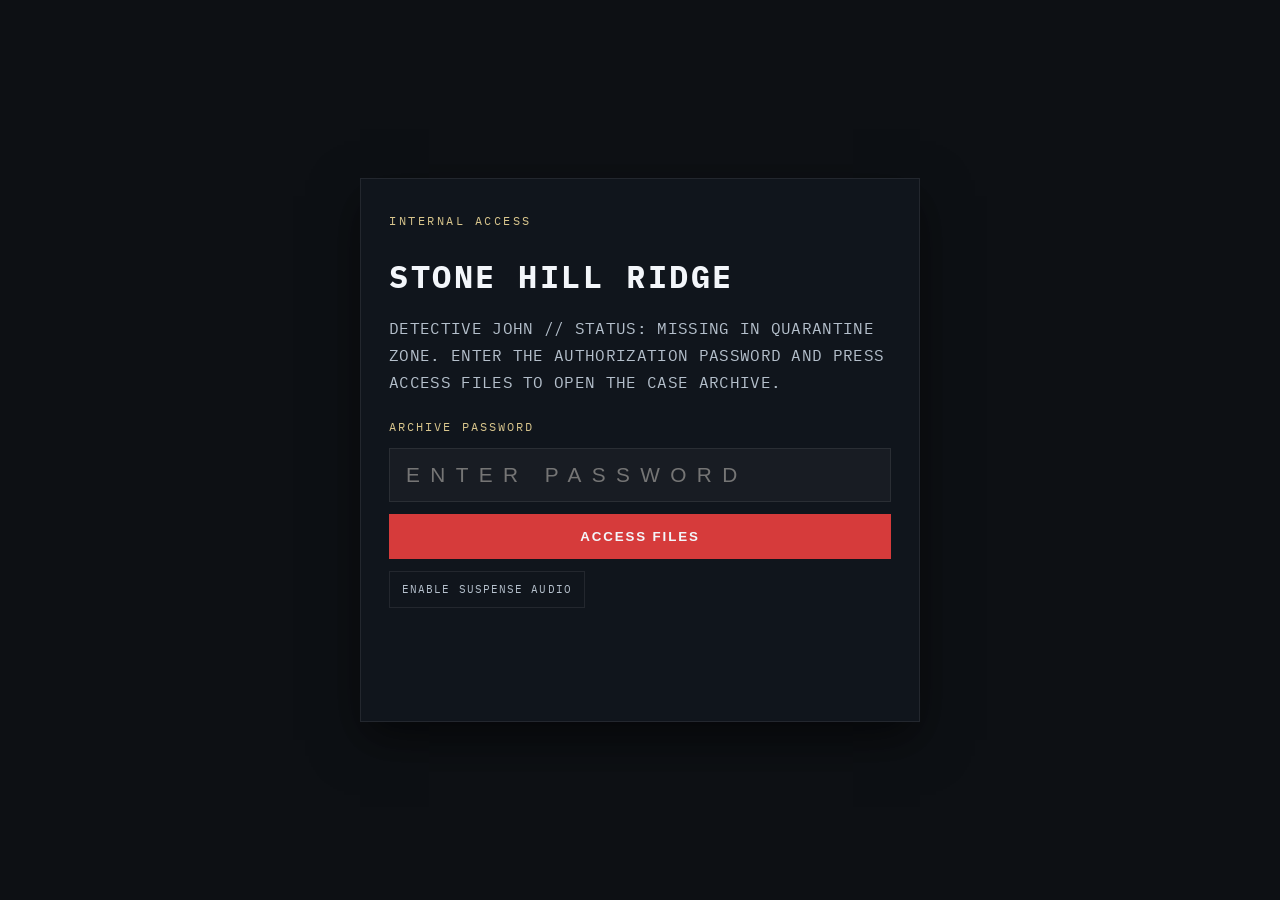
<file: index.html>
<!DOCTYPE html>
<html lang="en">
  <head>
    <meta charset="UTF-8" />
    <meta name="viewport" content="width=device-width, initial-scale=1.0" />
    <title>Stone Hill Ridge // Case File</title>
    <meta
      name="description"
      content="Restricted internal investigation portal for Stone Hill Ridge, the quarantined town and the disappearance of Detective John."
    />
    <link rel="preconnect" href="https://fonts.googleapis.com" />
    <link rel="preconnect" href="https://fonts.gstatic.com" crossorigin />
    <link
      href="https://fonts.googleapis.com/css2?family=IBM+Plex+Mono:wght@400;500;600;700&display=swap"
      rel="stylesheet"
    />
    <link rel="stylesheet" href="styles.css" />
  </head>
  <body>
    <div class="access-overlay" id="accessOverlay">
      <div class="access-panel">
        <div class="access-topline">INTERNAL ACCESS</div>
        <h1>STONE HILL RIDGE</h1>
        <p>
          DETECTIVE JOHN // STATUS: MISSING IN QUARANTINE ZONE. ENTER THE AUTHORIZATION PASSWORD AND PRESS ACCESS FILES TO OPEN THE CASE ARCHIVE.
        </p>

        <form id="passwordForm" class="password-form" autocomplete="off">
          <label for="password">ARCHIVE PASSWORD</label>
          <input id="password" type="password" maxlength="8" autocomplete="current-password" placeholder="ENTER PASSWORD" required />
          <button type="submit">ACCESS FILES</button>
        </form>
        <button class="audio-toggle" id="audioToggle" type="button">ENABLE SUSPENSE AUDIO</button>
        <audio id="suspenseTrack" src="suspense-hi-tech.mp3" preload="auto" loop></audio>

        <p id="lockdownTimer" class="lockdown-timer" aria-live="polite"></p>
        <p id="errorMessage" class="error-message">ACCESS DENIED.</p>
      </div>
    </div>

    <div class="site-shell" id="siteShell">
      <div class="scanlines"></div>

      <header class="topbar">
        <div class="container topbar-inner">
          <div class="brand">
            <div class="brand-mark">DRA</div>
            <div>
              <p class="eyebrow">Department of Red Range Alerts</p>
              <h1>STONE HILL RIDGE</h1>
            </div>
          </div>

          <nav class="main-nav" aria-label="Main navigation">
            <a href="#overview">Overview</a>
            <a href="#reports">Reports</a>
            <a href="#personnel">Personnel</a>
            <a href="#intel">Intel</a>
            <a href="#deep-archive">Deep Archive</a>
            <a href="#civilians">Civilians</a>
            <a href="#founder">Founder</a>
            <a href="#specimen">Specimen</a>
            <a href="#data">Data</a>
          </nav>

          <div class="status-pill">
            <span class="dot"></span>
            LOCKDOWN ZONE
          </div>
        </div>
      </header>

      <main id="overview">
        <section class="hero">
          <div class="container hero-grid">
            <div class="hero-copy">
              <p class="tag">D.R.R.A. // DEPARTMENT OF RED RANGE ALERTS // FIELD BRIEFING NO. 17</p>
              <h2>THE FREEZING HAS ENTERED STONE HILL RIDGE.</h2>
              <p>
                Stone Hill Ridge is a sealed municipal district currently operating under emergency quarantine after a rapid and unexplained outbreak of the condition classified as The Freezing. Civil movement is restricted, communications are monitored, and all active investigation remains under federal oversight due to the unresolved disappearance of Detective John Mercer.
              </p>

              <div class="hero-actions">
                <button class="btn btn-primary" id="lockdownButton" type="button">LOCKDOWN ACTIVE</button>
                <a class="btn btn-secondary" href="#intel">VIEW INTEL</a>
              </div>

              <ul class="hero-points">
                <li>Quarantine enforcement remains active across all residential sectors</li>
                <li>Field operators report severe cold-related degeneration and neurological collapse</li>
                <li>Detective John Mercer was last observed entering the archive district before signal loss</li>
              </ul>

              <div class="disclaimer">
                D.R.R.A. NOTICE: THIS FILE CONTAINS RESTRICTED INTEL. UNAUTHORIZED DISCLOSURE, REPRODUCTION, OR LEAKING OF ANY INFORMATION IS PROHIBITED UNDER FEDERAL REGULATION.
              </div>
            </div>

            <div class="hero-panel">
              <div class="panel-card">
                <p class="panel-label">CURRENT STATUS</p>
                <h3>LOCKDOWN</h3>
                <div class="readout">
                  <div>
                    <span>Population</span>
                    <strong>1,420</strong>
                  </div>
                  <div>
                    <span>Casualties</span>
                    <strong>318</strong>
                  </div>
                  <div>
                    <span>Missing</span>
                    <strong>27</strong>
                  </div>
                  <div>
                    <span>Detective John</span>
                    <strong>STATUS: MISSING</strong>
                  </div>
                </div>
              </div>
            </div>
          </div>
        </section>

        <section class="stats">
          <div class="container stats-grid">
            <div class="stat-box">
              <strong>318</strong>
              <span>Casualties</span>
            </div>
            <div class="stat-box">
              <strong>27</strong>
              <span>Missing</span>
            </div>
            <div class="stat-box">
              <strong>14</strong>
              <span>Quarantine Days</span>
            </div>
            <div class="stat-box">
              <strong>01</strong>
              <span>Unresolved Lead</span>
            </div>
          </div>
        </section>

        <section id="reports" class="section about">
          <div class="container split-layout">
            <div>
              <p class="section-tag">OPERATIONS SUMMARY</p>
              <h3>OFFICIAL RESPONSE TO A DEGRADING COMMUNITY EVENT.</h3>
            </div>
            <div>
              <p>
                Following repeated reports of sudden cold exposure, neurological inability, and localized collapses, Stone Hill Ridge was placed under emergency containment. Residents were confined to sector blocks, municipal transit ceased, and all access to the eastern archive corridor was suspended. A number of infection clusters align with former service tunnels and storage depots, suggesting the incident is not isolated to the public health sphere but also to internal administrative disruption.
              </p>
            </div>
          </div>
        </section>

        <section class="section services">
          <div class="container">
            <div class="section-heading">
              <p class="section-tag">CASE FILES</p>
              <h3>INCIDENT REPORTS AND FIELD DOCUMENTS.</h3>
            </div>

            <div class="card-grid">
              <article class="service-card">
                <div class="icon">01</div>
                <h4>Q-17 / Lockdown Directive</h4>
                <p>Emergency quarantine enacted after multiple concurrent failures in municipal response infrastructure and public communication.</p>
              </article>
              <article class="service-card">
                <div class="icon">02</div>
                <h4>Medical Failure Index</h4>
                <p>Symptoms show marked hypothermia, central nervous impairment, and irreversible motor collapse in advanced stages.</p>
              </article>
              <article class="service-card">
                <div class="icon">03</div>
                <h4>East Checkpoint Breach</h4>
                <p>Security records show a gap in surveillance coverage at the ridge access checkpoint preceding the disappearance.</p>
              </article>
              <article class="service-card">
                <div class="icon">04</div>
                <h4>Missing Personnel</h4>
                <p>Detective John Mercer was last seen near the archive intake wing, carrying restricted investigation notes.</p>
              </article>
            </div>
          </div>
        </section>

        <section id="personnel" class="section updates alt-bg">
          <div class="container">
            <div class="section-heading">
              <p class="section-tag">PERSONNEL & INTERCEPTS</p>
              <h3>PRIVATE STATEMENTS AND QUARANTINE NOTES.</h3>
            </div>

            <div class="news-grid">
              <article class="news-item">
                <span class="date">BIOGRAPHY</span>
                <h4>Detective John Mercer</h4>
                <p>Senior field investigator attached to internal security. Mercer was assigned to a restricted trace operation in Stone Hill Ridge after recurring anomalies in public response logs and quarantine administration.</p>
              </article>
              <article class="news-item">
                <span class="date">FIELD NOTE</span>
                <h4>Final Transmission</h4>
                <p>"The town is not sick. It is changing." The transmission cut off approximately 02:17 local time, immediately after the archive relay was disabled.</p>
              </article>
              <article class="news-item">
                <span class="date">EYEWITNESS</span>
                <h4>Resident Statement</h4>
                <p>A civilian witness reported hearing a low mechanical vibration beneath the street before dawn and seeing a figure moving between shuttered windows in the east block.</p>
              </article>
            </div>
          </div>
        </section>

        <section id="intel" class="section data-block">
          <div class="container">
            <div class="section-heading">
              <p class="section-tag">INTELLIGENCE // THE FREEZING</p>
              <h3>FOUNDATIONAL ANALYSIS OF THE OUTBREAK.</h3>
            </div>

            <div class="intel-grid">
              <div class="intel-panel">
                <h4>Primary Symptoms</h4>
                <ul>
                  <li>Severe shivering and rapid core temperature collapse</li>
                  <li>Blue-to-gray skin discoloration, tissue hardening, and frost-like surface damage</li>
                  <li>Progressive speech disruption, memory fragmentation, and disrupted gait</li>
                  <li>Extreme neurological distress followed by sudden loss of motor function</li>
                  <li>Respiratory strain and muscular rigidity in advanced phases</li>
                  <li>Documentation indicates erratic thermal readings even in heated interiors</li>
                </ul>
              </div>
              <div class="intel-panel intel-feature">
                <h4>Mercer Personal Notebook // Recovered Page 14</h4>
                <p>“The cold is not moving through the streets. It is waiting in them. Every person I interview remembers the same sound but describes a different door. The records say these people are witnesses. I think they are also the map.”</p>
                <p>Analyst annotation: Mercer’s handwriting changes after the phrase “east relay.” The final line is written from the reverse side of a civilian briefing attendance sheet, suggesting he used the briefing room after official operations ended.</p>
              </div>

              <div class="intel-panel">
                <h4>Transmission & Pattern Analysis</h4>
                <ul>
                  <li>Exposure patterns cluster near enclosed public spaces and old municipal corridors</li>
                  <li>Cases accelerate after direct contact, contaminated water exposure, and confined air conditions</li>
                  <li>Signal distortion repeats around archive facilities, tunnel networks, and eastern boundary routes</li>
                  <li>Residents report unexplained voices and repeated motion in the dark before symptom onset</li>
                  <li>Outbreak chronology aligns with administrative disruption and failed municipal logging</li>
                  <li>Field teams suggest the condition is responding to environmental stressors rather than conventional infection alone</li>
                </ul>
              </div>
            </div>

            <div class="intel-grid">
              <div class="intel-panel">
                <h4>Archive Index // 001-240</h4>
                <ul>
                  <li>Municipal call logs: 184 entries, 37 partially overwritten</li>
                  <li>Thermal camera reels: 62 hours across four sectors</li>
                  <li>Witness interviews: 91 statements awaiting cross-reference</li>
                  <li>Infrastructure maps: 18 revisions, including two unregistered corridors</li>
                  <li>Medical intake forms: 318 records with inconsistent timestamps</li>
                  <li>Evidence chain is incomplete between the east checkpoint and archive wing</li>
                </ul>
              </div>
              <div class="intel-panel">
                <h4>Working Hypotheses</h4>
                <ul>
                  <li>Subsurface thermal inversion may be carrying the condition through service tunnels</li>
                  <li>Signal interference appears deliberate where public records were altered</li>
                  <li>Symptoms may be amplified by prolonged isolation and repeated low-frequency exposure</li>
                  <li>Several “recovered” residents repeat phrases absent from their prior interviews</li>
                  <li>Detective Mercer may have staged the final transmission to redirect pursuit</li>
                  <li>No hypothesis explains the identical temperature drop in sealed rooms</li>
                </ul>
              </div>
            </div>

            <div class="intel-grid">
              <div class="intel-panel">
                <h4>Evidence Notes // Redacted Review</h4>
                <ul>
                  <li>Object R-07: frost pattern forms on the inside of a locked evidence case</li>
                  <li>Object R-12: cassette recording contains a second voice beneath the official transcript</li>
                  <li>Object R-19: soil sample from the east tunnel remains below freezing in a heated lab</li>
                  <li>Object R-24: missing-person photographs show movement between successive frames</li>
                  <li>Object R-31: access badge used after its registered holder entered medical quarantine</li>
                  <li>All physical samples require insulated handling and dual-witness logging</li>
                </ul>
              </div>
              <div class="intel-panel">
                <h4>Outstanding Questions</h4>
                <ul>
                  <li>Who edited the quarantine order before the first public alert?</li>
                  <li>Why do the archive clocks disagree by exactly seventeen minutes?</li>
                  <li>What is generating the repeated vibration beneath the east block?</li>
                  <li>Why are unaffected residents reporting the same dream sequence?</li>
                  <li>Where did Mercer’s restricted notes go after the relay failure?</li>
                  <li>Can the quarantine boundary be trusted if the records are compromised?</li>
                </ul>
              </div>
            </div>

            <div class="timeline-grid">
              <article class="timeline-item">
                <span class="marker">00:00</span>
                <h4>Initial Disturbance</h4>
                <p>Power flickers and municipal sensors fail in the northern transit corridor.</p>
              </article>
              <article class="timeline-item">
                <span class="marker">02:17</span>
                <h4>Signal Loss</h4>
                <p>Detective John’s final transmission is intercepted before archive relay failure.</p>
              </article>
              <article class="timeline-item">
                <span class="marker">04:42</span>
                <h4>Checkpoint Breach</h4>
                <p>Security logs show an unauthorized opening at the east ridge gate.</p>
              </article>
              <article class="timeline-item">
                <span class="marker">06:03</span>
                <h4>Containment Order</h4>
                <p>Quarantine is expanded after an abrupt rise in severe cold-related collapse.</p>
              </article>
            </div>

            <div class="dossier-grid">
              <div class="dossier-card">
                <span class="label">Affected Districts</span>
                <strong>04</strong>
                <p>North corridor, west housing, archive wing, and east service tunnel.</p>
              </div>
              <div class="dossier-card">
                <span class="label">Reported Voices</span>
                <strong>19</strong>
                <p>Witness accounts of recurring calls from beneath the roads or within sealed rooms.</p>
              </div>
              <div class="dossier-card">
                <span class="label">Nocturnal Movement</span>
                <strong>13</strong>
                <p>Repeated surveillance gaps during midnight hours between building blocks.</p>
              </div>
              <div class="dossier-card">
                <span class="label">Critical Lead</span>
                <strong>01</strong>
                <p>Archive access log indicates organized alteration of local public records.</p>
              </div>
              <div class="dossier-card">
                <span class="label">Archive Records</span>
                <strong>1,284</strong>
                <p>Indexed files, audio reels, maps, lab notes, and sealed correspondence.</p>
              </div>
              <div class="dossier-card">
                <span class="label">Unresolved Signals</span>
                <strong>47</strong>
                <p>Repeating transmissions with no confirmed source inside the quarantine boundary.</p>
              </div>
            </div>
          </div>
        </section>

        <section id="data" class="section quick-links">
          <div class="container">
            <div class="section-heading">
              <p class="section-tag">DATA</p>
              <h3>CASUALTY FIGURES AND OPERATIONAL STATISTICS.</h3>
            </div>

            <div class="data-grid">
              <div class="data-card">
                <span>Total casualties</span>
                <strong>318</strong>
              </div>
              <div class="data-card">
                <span>Hospitalized</span>
                <strong>143</strong>
              </div>
              <div class="data-card">
                <span>Recovered</span>
                <strong>11</strong>
              </div>
              <div class="data-card">
                <span>Active cases</span>
                <strong>204</strong>
              </div>
            </div>
          </div>
        </section>

        <section id="deep-archive" class="section deep-archive alt-bg">
          <div class="container">
            <div class="section-heading">
              <p class="section-tag">DEEP ARCHIVE // 1,000,000 RECORDS</p>
              <h3>THE LONG-READ INTELLIGENCE INDEX.</h3>
            </div>
            <p class="archive-intro">
              Every entry below is cross-linked to the Stone Hill Ridge investigation. Search by district, evidence type, operative, symptom, or lead. Records are ordered by archive confidence, not chronology.
            </p>
            <div class="archive-controls">
              <label for="archiveSearch">SEARCH ALL ARCHIVE RECORDS</label>
              <input id="archiveSearch" type="search" placeholder="TRY: MERCER, TUNNEL, CLOCK, VOICE..." />
              <span id="archiveCount" aria-live="polite"></span>
            </div>
            <div id="archiveList" class="archive-list"></div>
            <p class="archive-note">FULL INDEX DISPLAY // ALL 1,000,000 RECORDS LOADED IN BATCHES</p>
          </div>
        </section>

        <section id="civilians" class="section civilian-briefing">
          <div class="container">
            <div class="section-heading">
              <p class="section-tag">CIVILIAN BRIEFING // 358 OF 547</p>
              <h3>THE PEOPLE WHO HEARD THE TOWN CHANGE.</h3>
            </div>
            <div class="briefing-grid">
              <div class="intel-panel">
                <h4>Briefing Status</h4>
                <ul>
                  <li>547 civilians registered inside the containment boundary</li>
                  <li>358 civilians completed the mandatory briefing</li>
                  <li>189 remain unbriefed, missing, hospitalized, or unreachable</li>
                  <li>Briefings cover tunnel noise, false evacuation routes, and thermal exposure</li>
                  <li>Every attendee received a sector map with the east archive corridor removed</li>
                  <li>Attendance records were altered twice after Mercer disappeared</li>
                </ul>
              </div>
              <div class="intel-panel">
                <h4>Briefing Transcript // Extract</h4>
                <p class="briefing-quote">“If you hear your name beneath the floor, do not answer. If a familiar voice gives you an exit route, verify it against a paper map. If every clock in the room stops together, leave the room without touching the walls.”</p>
                <p>Of the 358 attendees, 41 later reported hearing the warning repeated from outside their homes. Twelve described the voice as their own. Three identified the speaker as Detective John Mercer, despite never meeting him.</p>
              </div>
            </div>
            <div class="dossier-grid">
              <div class="dossier-card"><span class="label">Briefed</span><strong>358</strong><p>Civilians who received the complete quarantine safety briefing.</p></div>
              <div class="dossier-card"><span class="label">Unaccounted</span><strong>189</strong><p>Registered civilians without a verified post-briefing location.</p></div>
              <div class="dossier-card"><span class="label">Repeat Voice Reports</span><strong>41</strong><p>Attendees who heard briefing language repeated after midnight.</p></div>
              <div class="dossier-card"><span class="label">Mercer Identifications</span><strong>03</strong><p>Witnesses who independently named Mercer as the hidden speaker.</p></div>
            </div>
            <div class="archive-controls civilian-controls">
              <label for="civilianSearch">SEARCH CIVILIAN DOSSIERS</label>
              <input id="civilianSearch" type="search" placeholder="TRY: SECTOR 03, TEACHER, VOICE..." />
              <span id="civilianCount" aria-live="polite"></span>
            </div>
            <div id="civilianList" class="archive-list civilian-list"></div>
            <p class="archive-note">FICTIONAL RECORDS // IDENTITIES MASKED // 20 PROFILES REMAIN IN VIEW WHILE SCROLLING</p>
          </div>
        </section>

        <section id="founder" class="section founder-file">
          <div class="container">
            <div class="section-heading">
              <p class="section-tag">ORIGIN FILE // FOUNDER BIOGRAPHY</p>
              <h3>THE TOWN BUILT OVER THE COLD.</h3>
            </div>
            <div class="founder-layout">
              <div class="intel-panel">
                <h4>Stone Hill Ridge // Founded 1574</h4>
                <p>Stone Hill Ridge was built in 1574 around a naturally warm mineral seam beneath the eastern ridge. For centuries, residents treated the warmth as a blessing and built homes, wells, chapels, and service roads directly over the buried network.</p>
                <p>Edmund Vale became the founder of the modern research program. In 1935, his first expedition uncovered a pale fungal growth threaded through the warm rock. Vale called it <em>Mycotherma memoria</em> and mistook its root network for a natural recording system.</p>
                <p>He built the first service tunnels around the seam, then placed the town archive directly above its deepest chamber. The archive was not chosen for convenience. It was designed as a listening station.</p>
              </div>
              <div class="intel-panel">
                <h4>Founder’s Private Account</h4>
                <p class="briefing-quote">“The ridge does not give warmth. It returns what it has been given. We fed it voices, names, and the movement of the town. One day it will return the pattern.”</p>
                <p>Vale’s final biography draft ends three pages before his recorded death. The missing pages were later found in Mercer’s evidence locker, written over with the same spiral mark reported by civilians.</p>
              </div>
            </div>
            <div class="intel-panel founder-reveal">
              <h4>What Actually Happened // Reconstruction</h4>
              <ol>
                <li>The 1574 settlement was built over an older fungal root system that no one understood.</li>
                <li>Vale’s 1935 research connected the municipal clock network, archive relay, reservoir pumps, and tunnel lighting into one repeating electrical circuit.</li>
                <li>The circuit stored fragments of voices and movement from the town, creating a physical record beneath the ridge.</li>
                <li>When the east relay was restarted during the modern quarantine, the stored pattern began replaying through pipes, walls, radios, and human memory.</li>
                <li>The Freezing is the body’s response to that replay: temperature loss, neurological disruption, and the sensation of becoming someone else.</li>
                <li>Mercer discovered that the outbreak was not random. He entered the archive to shut down the original circuit and was absorbed into the repeating signal.</li>
                <li>The altered records and missing civilians suggest the town is attempting to complete a pattern, but its final purpose remains unknown.</li>
              </ol>
              <p class="disclaimer">ASSESSMENT: CLIMAX ACTIVE // NO FINAL OUTCOME CONFIRMED // DO NOT RESTART EAST RELAY</p>
            </div>
          </div>
        </section>

        <section id="specimen" class="section specimen-file">
          <div class="container">
            <div class="section-heading">
              <p class="section-tag">BIOHAZARD FILE // SPECIMEN F-01</p>
              <h3>THE INFECTED HOST THAT FREEZES THE LIVING.</h3>
            </div>
            <div class="specimen-layout">
              <div class="intel-panel">
                <h4>Specimen Description</h4>
                <p>Specimen F-01 is a formerly human host recovered from the east service tunnel. The body remains upright without muscular support, with gray-blue skin, glasslike frost across the joints, and a network of hair-thin fungal roots visible beneath the skin. The host does not speak normally. It repeats fragments of names, evacuation instructions, and Detective Mercer’s final transmission.</p>
                <ul>
                  <li>Core temperature remains below freezing in a heated containment room</li>
                  <li>Root growth follows nerves, blood vessels, and old electrical conduit</li>
                  <li>Host becomes active when another person answers its voice</li>
                  <li>Contact causes localized freezing before visible fungal growth begins</li>
                  <li>Frosted surfaces retain fingerprints that do not match the host</li>
                </ul>
              </div>
              <div class="intel-panel">
                <h4>Transmission Mechanism</h4>
                <p>The plague is a subterranean mushroom colony, not a conventional airborne infection. Its roots travel through damp soil, pipes, foundation cracks, and electrical channels. An infected host spreads the colony by freezing nearby tissue: the sudden temperature drop ruptures cells, releases microscopic spores, and gives the roots a new path into the victim.</p>
                <p>Voice contact appears to accelerate the process. The fungus copies familiar speech from the archive circuit, causing victims to approach the host or answer it. The infected do not hunt randomly; they repeat the pattern Vale designed.</p>
              </div>
            </div>
            <div class="intel-panel specimen-reveal">
              <h4>Containment Report // Why The Town Is Cold</h4>
              <ol>
                <li>The 1574 settlement was built over an older fungal root system that no one understood.</li>
                <li>Vale’s research, begun in 1935, taught the colony to retain heat, sound, and electrical impulse.</li>
                <li>The east relay supplied enough current to awaken the roots and carry stored voices through the town’s infrastructure.</li>
                <li>The first infected host froze a maintenance worker at the reservoir, creating the first active secondary colony.</li>
                <li>Each subsequent host became a mobile root node, linking homes, shelters, tunnels, and the archive into one organism.</li>
                <li>Mercer learned that destroying the host without severing the roots would spread the spores farther, which is why he entered the archive alone.</li>
              </ol>
              <p class="disclaimer">BIOHAZARD STATUS: ACTIVE // DO NOT APPROACH A SPEAKING HOST // DO NOT RESTART THE EAST RELAY</p>
            </div>
          </div>
        </section>
      </main>

      <div class="report-modal" id="reportModal" role="dialog" aria-modal="true" aria-labelledby="reportTitle" hidden>
        <div class="report-modal-backdrop" data-close-report></div>
        <article class="report-panel">
          <button class="report-close" type="button" data-close-report aria-label="Close intelligence report">CLOSE FILE</button>
          <div class="archive-record-meta" id="reportMeta"></div>
          <h3 id="reportTitle"></h3>
          <div id="reportBody" class="report-body"></div>
        </article>
      </div>

      <footer class="site-footer">
        <div class="container footer-grid">
          <div>
            <h4>D.R.R.A.</h4>
            <p>Department of Red Range Alerts. Restricted quarantine assessment and strategic containment archive for The Freezing outbreak.</p>
          </div>
          <div>
            <h5>OPERATIONS</h5>
            <ul>
              <li>Case file // Active</li>
              <li>Quarantine zone // Secured</li>
              <li>Detective John // Missing</li>
            </ul>
          </div>
          <div>
            <h5>FILE STATUS</h5>
            <ul>
              <li>Reports // 64 files</li>
              <li>Intelligence // Updated</li>
              <li>Access // Restricted</li>
            </ul>
          </div>
          <div class="footer-contact">
            <h5>SECURE CONTACT</h5>
            <p>Emergency relay for verified D.R.R.A. personnel only.</p>
            <a href="tel:+639764324381">+63 976 432 4381</a>
          </div>
        </div>
        <div class="container bottom-bar">
          <p>STONE HILL RIDGE // CLASSIFIED // CASE ACTIVE // D.R.R.A. CONTROL</p>
        </div>
      </footer>
    </div>

    <script src="script.js"></script>
  </body>
</html>
</file>
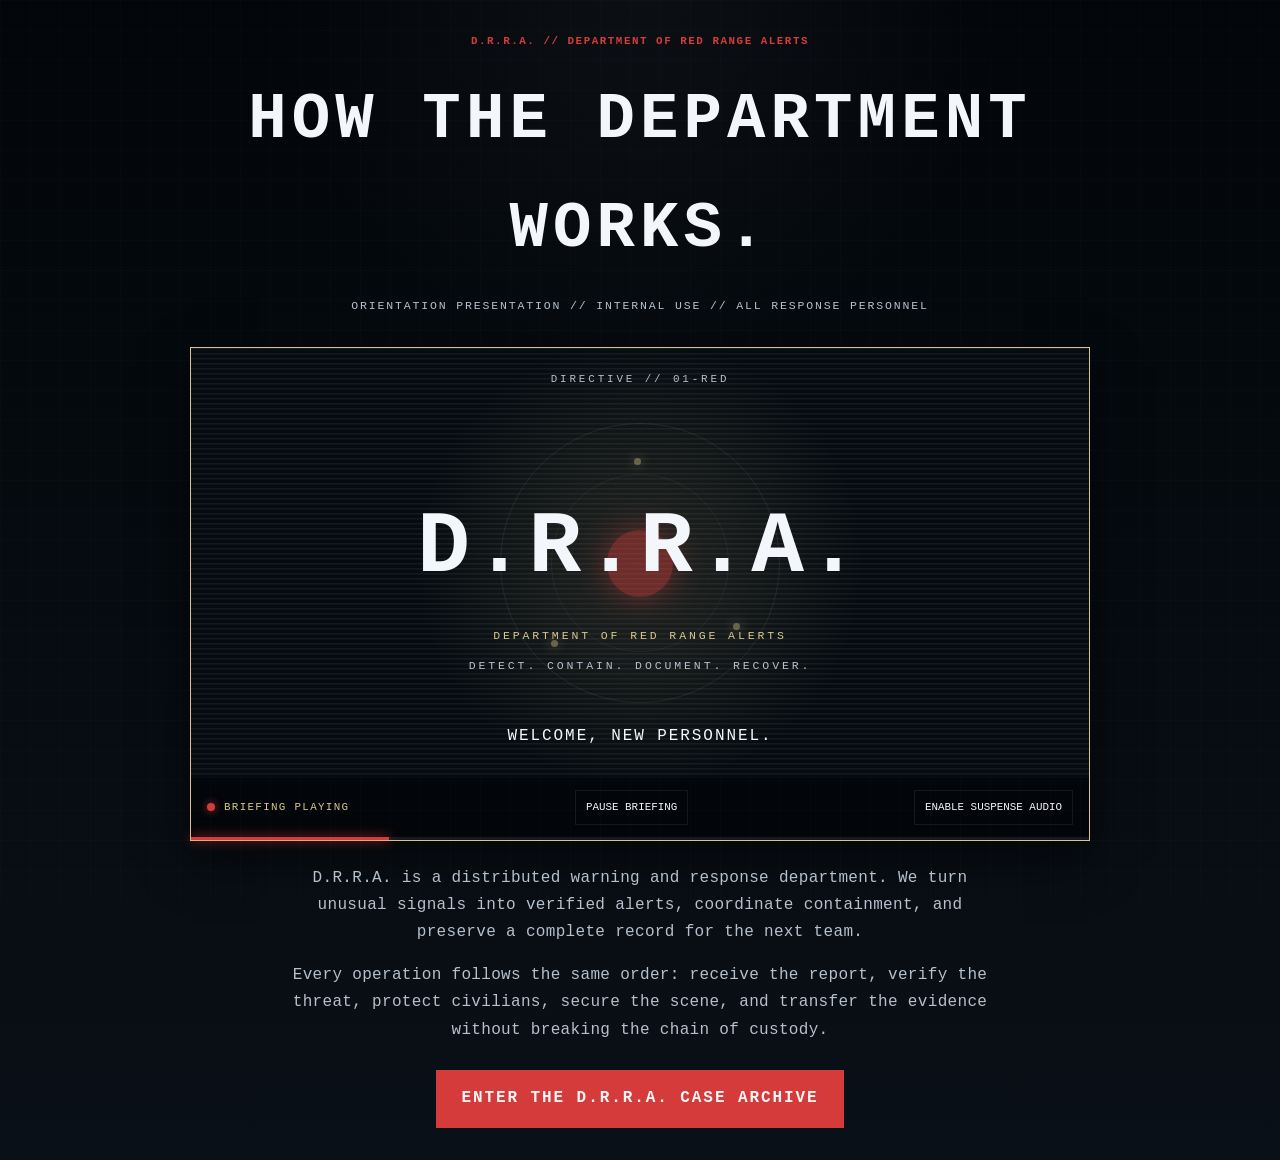
<file: welcome.html>
<!DOCTYPE html>
<html lang="en">
  <head>
    <meta charset="UTF-8" />
    <meta name="viewport" content="width=device-width, initial-scale=1.0" />
    <title>D.R.R.A. // Welcome Briefing</title>
    <link rel="stylesheet" href="styles.css?v=compact-steps-2" />
  </head>
  <body class="welcome-page">
    <main class="welcome-shell">
      <p class="section-tag">D.R.R.A. // DEPARTMENT OF RED RANGE ALERTS</p>
      <h1>HOW THE DEPARTMENT WORKS.</h1>
      <p class="welcome-subtitle">ORIENTATION PRESENTATION // INTERNAL USE // ALL RESPONSE PERSONNEL</p>

      <section class="welcome-video" aria-label="D.R.R.A. welcome video">
        <div class="video-screen">
          <div class="video-scan"></div>
          <div class="video-frame">
            <span class="video-corner">DIRECTIVE // 01-RED</span>
            <div class="signal-orbit"><span></span><span></span><span></span></div>
            <strong id="videoTitle">D.R.R.A.</strong>
            <span id="videoDescription">DEPARTMENT OF RED RANGE ALERTS</span>
            <small id="videoDetail">DETECT. CONTAIN. DOCUMENT. RECOVER.</small>
          </div>
          <div class="video-caption" id="welcomeCaption">WELCOME, NEW PERSONNEL.</div>
        </div>
        <div class="video-controls">
          <span class="video-status" id="videoStatus"><span class="dot"></span>BRIEFING PLAYING</span>
          <button id="videoToggle" type="button">PAUSE BRIEFING</button>
          <button id="audioToggle" type="button">ENABLE SUSPENSE AUDIO</button>
        </div>
        <audio id="suspenseTrack" src="suspense-hi-tech.mp3" preload="auto" loop></audio>
        <div class="video-progress"><span id="videoProgress"></span></div>
      </section>

      <div class="welcome-copy">
        <p id="welcomeNarration">D.R.R.A. is a distributed warning and response department. We turn unusual signals into verified alerts, coordinate containment, and preserve a complete record for the next team.</p>
        <p>Every operation follows the same order: receive the report, verify the threat, protect civilians, secure the scene, and transfer the evidence without breaking the chain of custody.</p>
      </div>

      <a class="btn btn-primary" href="index.html">ENTER THE D.R.R.A. CASE ARCHIVE</a>
    </main>
    <script>
      const caption = document.getElementById('welcomeCaption');
      const title = document.getElementById('videoTitle');
      const description = document.getElementById('videoDescription');
      const detail = document.getElementById('videoDetail');
      const frame = document.querySelector('.video-frame');
      const progress = document.getElementById('videoProgress');
      const toggle = document.getElementById('videoToggle');
      const status = document.getElementById('videoStatus');
      const audioToggle = document.getElementById('audioToggle');
      const suspenseTrack = document.getElementById('suspenseTrack');
      let audioEnabled = false;
      const scenes = [
        ['D.R.R.A.', 'DEPARTMENT OF RED RANGE ALERTS', 'DETECT. CONTAIN. DOCUMENT. RECOVER.', 'WELCOME, NEW PERSONNEL.'],
        ['01 // INTAKE', 'REPORTS ENTER THROUGH THE RED DESK', 'CALLS, SENSOR FLAGS, AND FIELD NOTES RECEIVE A TIME-STAMPED ID.', 'NO REPORT IS DISCARDED.'],
        ['02 // VERIFICATION', 'ANALYSTS TEST THE SIGNAL', 'TWO-PERSON REVIEW SEPARATES NOISE, RUMOR, AND CONFIRMED RED-RANGE EVENTS.', 'VERIFY BEFORE ESCALATING.'],
        ['03 // RESPONSE', 'TEAMS MOVE BY ROLE', 'CIVILIAN SAFETY LEADS. OPERATIONS SECURES THE PERIMETER. MEDICAL AND TECHNICAL UNITS FOLLOW.', 'ONE INCIDENT. ONE COMMAND.'],
        ['04 // CONTAINMENT', 'THE SCENE BECOMES A CONTROLLED ZONE', 'ACCESS IS LOGGED, HAZARDS ARE MARKED, AND EVERY SAMPLE IS SEALED IN DUPLICATE.', 'PROTECT THE RECORD.'],
        ['05 // ARCHIVE', 'EVIDENCE RETURNS TO THE INDEX', 'FIELD DATA, DECISIONS, AND UNRESOLVED QUESTIONS REMAIN AVAILABLE TO THE NEXT SHIFT.', 'NOTHING IMPORTANT STAYS UNFILED.'],
        ['06 // REVIEW', 'COMMAND CLOSES THE LOOP', 'AFTER-ACTION REVIEW UPDATES PROCEDURES, TRAINING, AND THE DEPARTMENT-WIDE ALERT MODEL.', 'LEARN. ADAPT. RESPOND.']
      ];
      const sceneDuration = 5200;
      let playing = true;
      let captionIndex = 0;
      let sceneStartedAt = performance.now();

      function showScene() {
        const scene = scenes[captionIndex];
        frame.classList.toggle('compact-scene', captionIndex >= 2 && captionIndex <= 4);
        title.textContent = scene[0];
        description.textContent = scene[1];
        detail.textContent = scene[2];
        caption.textContent = scene[3];
      }

      async function toggleSuspenseAudio() {
        if (audioEnabled) {
          suspenseTrack.pause();
          audioEnabled = false;
        } else {
          await suspenseTrack.play();
          audioEnabled = true;
        }
        audioToggle.textContent = audioEnabled ? 'MUTE SUSPENSE AUDIO' : 'ENABLE SUSPENSE AUDIO';
      }

      function animateBriefing(now) {
        if (playing) {
          const elapsed = now - sceneStartedAt;
          if (elapsed >= sceneDuration) {
            captionIndex = (captionIndex + 1) % scenes.length;
            sceneStartedAt = now;
            showScene();
          }
          progress.style.width = `${Math.min(100, ((now - sceneStartedAt) / sceneDuration) * 100)}%`;
        }
        window.requestAnimationFrame(animateBriefing);
      }

      showScene();
      window.requestAnimationFrame(animateBriefing);

      toggle.addEventListener('click', function () {
        playing = !playing;
        toggle.textContent = playing ? 'PAUSE BRIEFING' : 'PLAY BRIEFING';
        status.innerHTML = `<span class="dot"></span>BRIEFING ${playing ? 'PLAYING' : 'PAUSED'}`;
        if (playing) {
          sceneStartedAt = performance.now();
        }
      });
      audioToggle.addEventListener('click', toggleSuspenseAudio);
    </script>
  </body>
</html>
</file>
<file: styles.css>
:root {
  --bg: #03070b;
  --bg-2: #0a1016;
  --panel: #101820;
  --panel-alt: #151f2a;
  --panel-strong: #182330;
  --line: rgba(255, 255, 255, 0.08);
  --line-strong: rgba(213, 192, 138, 0.26);
  --text: #f3f6fa;
  --muted: #b5c0cc;
  --soft: #8898a7;
  --gold: #d9c68d;
  --gold-soft: rgba(217, 198, 141, 0.1);
  --red: #d63b3b;
  --red-soft: rgba(214, 59, 59, 0.12);
  --shadow: 0 18px 45px rgba(0, 0, 0, 0.56);
}

* {
  box-sizing: border-box;
}

html {
  scroll-behavior: smooth;
}

body {
  margin: 0;
  font-family: "IBM Plex Mono", "SFMono-Regular", "Consolas", "Liberation Mono", "Courier New", monospace;
  color: var(--text);
  background:
    radial-gradient(circle at top, rgba(255,255,255,0.04), transparent 28%),
    linear-gradient(180deg, #02060a 0%, #0a1017 100%);
  line-height: 1.7;
  letter-spacing: 0.02em;
  text-rendering: optimizeLegibility;
  -webkit-font-smoothing: antialiased;
}

body::before {
  content: "";
  position: fixed;
  inset: 0;
  background-image:
    linear-gradient(rgba(255,255,255,0.015) 1px, transparent 1px),
    linear-gradient(90deg, rgba(255,255,255,0.015) 1px, transparent 1px);
  background-size: 30px 30px;
  pointer-events: none;
}

.scanlines {
  position: fixed;
  inset: 0;
  pointer-events: none;
  background: repeating-linear-gradient(
    to bottom,
    rgba(255,255,255,0.02),
    rgba(255,255,255,0.02) 1px,
    transparent 2px,
    transparent 4px
  );
  opacity: 0.7;
}

a {
  color: inherit;
  text-decoration: none;
}

img {
  max-width: 100%;
  display: block;
}

.container {
  width: min(1120px, calc(100% - 32px));
  margin: 0 auto;
}

.access-overlay {
  position: fixed;
  inset: 0;
  display: grid;
  place-items: center;
  background: rgba(4, 7, 11, 0.96);
  z-index: 999;
}

.access-panel {
  width: min(560px, calc(100% - 32px));
  max-height: calc(100vh - 32px);
  overflow-y: auto;
  background: rgba(17, 22, 29, 0.9);
  border: 1px solid var(--line);
  padding: 32px 28px 26px;
  box-shadow: var(--shadow);
}

.access-topline {
  color: var(--gold);
  font-size: 0.72rem;
  letter-spacing: 0.22em;
  text-transform: uppercase;
  margin-bottom: 18px;
}

.access-panel h1 {
  margin: 0 0 12px;
  font-size: clamp(1.8rem, 2.5vw, 2.8rem);
  color: var(--text);
  letter-spacing: 0.08em;
  text-transform: uppercase;
}

.access-panel p {
  margin: 0 0 20px;
  color: var(--muted);
}

.password-form {
  display: grid;
  gap: 12px;
}

.password-form label {
  font-size: 0.72rem;
  text-transform: uppercase;
  letter-spacing: 0.18em;
  color: var(--gold);
}

.password-form input {
  width: 100%;
  border: 1px solid var(--line);
  background: rgba(255, 255, 255, 0.03);
  color: #fff;
  padding: 14px 16px;
  font-size: 1.3rem;
  letter-spacing: 0.5em;
  outline: none;
}

.password-form button {
  border: 1px solid var(--red);
  background: var(--red);
  color: #f3f6fa;
  padding: 14px 18px;
  font-weight: 700;
  letter-spacing: 0.14em;
  text-transform: uppercase;
  cursor: pointer;
}

.audio-toggle {
  margin-top: 12px;
  border: 1px solid var(--line);
  background: transparent;
  color: var(--muted);
  padding: 8px 12px;
  font: inherit;
  font-size: 0.68rem;
  letter-spacing: 0.1em;
  cursor: pointer;
}

.error-message {
  min-height: 24px;
  margin-top: 12px;
  color: #ffb0b0;
  opacity: 0;
  transition: opacity 0.2s ease;
}

.error-message.visible {
  opacity: 1;
}

.lockdown-timer {
  min-height: 20px;
  margin: 12px 0 0;
  color: var(--gold);
  font-size: 0.72rem;
  letter-spacing: 0.14em;
  text-transform: uppercase;
  opacity: 0;
  transition: opacity 0.2s ease;
}

.lockdown-timer.visible {
  opacity: 1;
}

.site-shell {
  display: none;
}

.site-shell.visible {
  display: block;
}

.topbar {
  position: sticky;
  top: 0;
  z-index: 100;
  background: rgba(8, 12, 17, 0.96);
  border-bottom: 1px solid var(--line);
  backdrop-filter: blur(8px);
}

.topbar-inner {
  display: flex;
  align-items: center;
  justify-content: space-between;
  gap: 22px;
  min-height: 84px;
}

.brand {
  display: flex;
  align-items: center;
  gap: 12px;
  color: var(--text);
}

.brand > div:last-child {
  min-width: 0;
}

.brand-mark {
  display: grid;
  place-items: center;
  width: 52px;
  height: 52px;
  border: 1px solid var(--gold);
  background: rgba(215, 195, 141, 0.08);
  color: var(--gold);
  font-weight: 700;
  letter-spacing: 0.08em;
}

.eyebrow {
  margin: 0;
  font-size: 0.65rem;
  letter-spacing: 0.18em;
  color: var(--muted);
  text-transform: uppercase;
}

.brand h1 {
  margin: 0;
  font-size: 0.9rem;
  letter-spacing: 0.14em;
  text-transform: uppercase;
}

.main-nav {
  display: flex;
  align-items: center;
  gap: 24px;
  color: var(--muted);
  font-size: 0.72rem;
  letter-spacing: 0.15em;
  text-transform: uppercase;
}

.main-nav a:hover {
  color: var(--text);
}

.status-pill {
  display: inline-flex;
  align-items: center;
  gap: 8px;
  padding: 0.55rem 0.8rem;
  border: 1px solid var(--line);
  background: rgba(255,255,255,0.02);
  color: var(--text);
  font-size: 0.68rem;
  letter-spacing: 0.17em;
  text-transform: uppercase;
}

.status-pill.locked {
  background: var(--red-soft);
  border-color: rgba(214, 59, 59, 0.4);
}

.disclaimer {
  margin-top: 26px;
  padding: 18px 20px;
  border: 1px solid var(--line-strong);
  background: rgba(186, 73, 73, 0.04);
  color: var(--muted);
  font-size: 0.78rem;
  letter-spacing: 0.08em;
  text-transform: uppercase;
}

.dot {
  display: inline-block;
  flex: 0 0 8px;
  width: 8px;
  height: 8px;
  border-radius: 50%;
  background: var(--red);
  box-shadow: 0 0 8px rgba(180, 62, 62, 0.9);
}

.btn {
  display: inline-flex;
  align-items: center;
  justify-content: center;
  border-radius: 0;
  padding: 0.9rem 1.5rem;
  font-weight: 700;
  letter-spacing: 0.12em;
  text-transform: uppercase;
  transition: 0.2s ease;
}

.btn-primary {
  background: var(--red);
  color: #f5f5f5;
  border: 1px solid var(--red);
}

.btn-primary:hover {
  transform: translateY(-1px);
  box-shadow: 0 0 18px rgba(214, 59, 59, 0.2);
}

.btn-secondary {
  background: transparent;
  color: var(--text);
  border: 1px solid var(--line);
}

.hero {
  padding: 90px 0 70px;
  background:
    linear-gradient(180deg, rgba(10, 13, 18, 0.95) 0%, rgba(14, 18, 24, 0.98) 100%),
    linear-gradient(120deg, rgba(217, 198, 141, 0.04), transparent 45%);
}

.hero-grid {
  display: grid;
  grid-template-columns: 1.3fr 0.9fr;
  gap: 42px;
  align-items: center;
}

.tag,
.section-tag {
  margin: 0 0 16px;
  color: var(--red);
  font-weight: 700;
  letter-spacing: 0.14em;
  text-transform: uppercase;
  font-size: 0.68rem;
}

.hero-copy h2 {
  margin: 0;
  font-size: clamp(2.2rem, 3.5vw, 3.8rem);
  line-height: 1.12;
  letter-spacing: 0.04em;
  color: var(--text);
  text-transform: uppercase;
}

.hero-copy p {
  margin-top: 18px;
  max-width: 640px;
  color: var(--muted);
  font-size: 1.04rem;
  text-shadow: 0 0 16px rgba(255,255,255,0.03);
}

.hero-actions {
  display: flex;
  gap: 16px;
  margin-top: 30px;
  flex-wrap: wrap;
}

.hero-points {
  list-style: none;
  padding: 0;
  margin: 30px 0 0;
  display: grid;
  gap: 12px;
  color: var(--text);
  font-weight: 600;
}

.hero-points li::before {
  content: "▣";
  color: var(--gold);
  margin-right: 10px;
}

.hero-panel {
  display: flex;
  justify-content: center;
}

.panel-card {
  width: min(100%, 430px);
  background: var(--panel);
  border: 1px solid var(--line);
  border-radius: 0;
  padding: 28px 24px 22px;
  box-shadow: var(--shadow);
}

.panel-label {
  margin: 0;
  font-size: 0.66rem;
  letter-spacing: 0.18em;
  text-transform: uppercase;
  color: var(--soft);
}

.panel-card h3 {
  margin: 12px 0 18px;
  font-size: 1.7rem;
  letter-spacing: 0.12em;
  color: var(--gold);
}

.readout {
  display: grid;
  gap: 16px;
}

.readout div {
  display: flex;
  justify-content: space-between;
  align-items: center;
  gap: 12px;
  padding: 12px 14px;
  border: 1px solid var(--line);
  background: rgba(255,255,255,0.02);
}

.readout span {
  color: var(--soft);
  font-size: 0.76rem;
  letter-spacing: 0.08em;
  text-transform: uppercase;
}

.readout strong {
  color: var(--text);
  font-size: 1.06rem;
  overflow-wrap: anywhere;
  text-align: right;
}

.section {
  padding: 88px 0;
}

.stats {
  background: var(--panel-alt);
  border-top: 1px solid var(--line);
  border-bottom: 1px solid var(--line);
  padding: 18px 0;
}

.stats-grid {
  display: grid;
  grid-template-columns: repeat(4, minmax(0, 1fr));
  gap: 16px;
}

.stat-box {
  background: rgba(255,255,255,0.02);
  border: 1px solid var(--line);
  padding: 22px 18px;
  text-align: center;
}

.stat-box strong {
  display: block;
  margin-bottom: 8px;
  font-size: clamp(1.8rem, 3vw, 2.5rem);
  color: var(--gold);
  letter-spacing: 0.08em;
}

.stat-box span {
  color: var(--muted);
  letter-spacing: 0.08em;
  text-transform: uppercase;
  font-size: 0.72rem;
}

.split-layout {
  display: grid;
  grid-template-columns: 0.9fr 1.1fr;
  gap: 32px;
  align-items: center;
}

.about h3,
.section-heading h3 {
  margin: 0;
  font-size: clamp(1.7rem, 2.8vw, 2.5rem);
  line-height: 1.35;
  color: var(--text);
  letter-spacing: 0.08em;
  text-transform: uppercase;
}

.about p {
  margin: 0;
  font-size: 1.04rem;
  color: var(--muted);
}

.card-grid,
.news-grid,
.links-grid,
.intel-grid,
.data-grid,
.timeline-grid,
.dossier-grid {
  display: grid;
  gap: 22px;
}

.card-grid {
  grid-template-columns: repeat(4, minmax(0, 1fr));
  margin-top: 34px;
}

.service-card {
  background: var(--panel);
  border: 1px solid var(--line);
  border-radius: 0;
  padding: 26px 22px;
  box-shadow: var(--shadow);
  position: relative;
  overflow: hidden;
}

.service-card::before {
  content: "";
  position: absolute;
  inset: 0 auto auto 0;
  width: 100%;
  height: 2px;
  background: linear-gradient(90deg, var(--gold), transparent);
}

.icon {
  display: inline-flex;
  align-items: center;
  justify-content: center;
  width: 52px;
  height: 52px;
  background: rgba(215, 195, 141, 0.08);
  border: 1px solid rgba(215, 195, 141, 0.35);
  color: var(--gold);
  font-weight: 700;
  margin-bottom: 16px;
}

.service-card h4,
.news-item h4,
.intel-panel h4 {
  margin: 0 0 10px;
  color: var(--text);
  font-size: 1.3rem;
}

.service-card p,
.news-item p,
.site-footer p,
.site-footer li,
.intel-panel li {
  margin: 0;
  color: var(--muted);
}

.intel-panel ul {
  font-size: 0.96rem;
}

.alt-bg {
  background: rgba(255,255,255,0.02);
}

.news-grid {
  grid-template-columns: repeat(3, minmax(0, 1fr));
  margin-top: 34px;
}

.news-item {
  background: var(--panel);
  border: 1px solid var(--line);
  border-radius: 0;
  padding: 26px 22px;
}

.date {
  display: inline-block;
  margin-bottom: 12px;
  color: var(--gold);
  font-size: 0.72rem;
  letter-spacing: 0.14em;
  text-transform: uppercase;
  font-weight: 700;
}

.intel-grid {
  grid-template-columns: repeat(2, minmax(0, 1fr));
  margin-top: 30px;
}

.intel-panel {
  background: var(--panel);
  border: 1px solid var(--line);
  padding: 26px 24px;
}

.intel-panel ul {
  margin: 0;
  padding-left: 18px;
  display: grid;
  gap: 10px;
}

.timeline-grid {
  grid-template-columns: repeat(4, minmax(0, 1fr));
  margin-top: 30px;
}

.timeline-item {
  background: var(--panel);
  border: 1px solid var(--line);
  padding: 22px 18px;
}

.timeline-item .marker {
  display: inline-block;
  margin-bottom: 10px;
  color: var(--gold);
  font-size: 0.68rem;
  letter-spacing: 0.18em;
  text-transform: uppercase;
}

.timeline-item h4 {
  margin: 0 0 10px;
  font-size: 1.05rem;
  letter-spacing: 0.05em;
  text-transform: uppercase;
  color: var(--text);
}

.dossier-grid {
  grid-template-columns: repeat(4, minmax(0, 1fr));
  margin-top: 30px;
}

.dossier-card {
  background: linear-gradient(180deg, rgba(16, 24, 32, 0.95), rgba(10, 15, 20, 0.95));
  border: 1px solid var(--line);
  padding: 20px 18px;
}

.dossier-card .label {
  display: block;
  margin-bottom: 8px;
  color: var(--gold);
  font-size: 0.68rem;
  letter-spacing: 0.14em;
  text-transform: uppercase;
}

.dossier-card strong {
  display: block;
  color: var(--text);
  font-size: 1.7rem;
  margin-bottom: 8px;
}

.dossier-card p {
  margin: 0;
  color: var(--muted);
}

.data-grid {
  grid-template-columns: repeat(4, minmax(0, 1fr));
  margin-top: 30px;
}

.data-card {
  background: var(--panel);
  border: 1px solid var(--line);
  padding: 24px 20px;
  text-align: center;
}

.data-card span {
  display: block;
  color: var(--muted);
  font-size: 0.72rem;
  letter-spacing: 0.14em;
  text-transform: uppercase;
  margin-bottom: 10px;
}

.data-card strong {
  color: var(--text);
  font-size: clamp(1.9rem, 3vw, 2.5rem);
}

.archive-intro {
  max-width: 780px;
  margin: 22px 0 0;
  color: var(--muted);
}

.archive-controls {
  display: grid;
  grid-template-columns: auto minmax(220px, 1fr) auto;
  align-items: center;
  gap: 16px;
  margin: 30px 0 18px;
}

.archive-controls label,
.archive-count {
  color: var(--gold);
  font-size: 0.68rem;
  letter-spacing: 0.14em;
  text-transform: uppercase;
}

.archive-controls input {
  width: 100%;
  padding: 13px 14px;
  border: 1px solid var(--line);
  background: var(--panel);
  color: var(--text);
  font: inherit;
}

.archive-list {
  position: relative;
  max-height: 720px;
  overflow-y: auto;
  padding-right: 8px;
}

.archive-record {
  position: absolute;
  left: 0;
  right: 8px;
  height: 106px;
  border-left: 2px solid var(--gold);
  background: rgba(16, 24, 32, 0.72);
  padding: 14px 18px;
  cursor: pointer;
  transition: background 0.2s ease, border-color 0.2s ease;
}

.archive-record:hover,
.archive-record:focus {
  background: rgba(217, 198, 141, 0.1);
  border-color: var(--red);
  outline: none;
}

.archive-record-meta {
  margin-bottom: 5px;
  color: var(--gold);
  font-size: 0.65rem;
  letter-spacing: 0.12em;
}

.archive-record p {
  margin: 0;
  color: var(--muted);
  font-size: 0.88rem;
  display: -webkit-box;
  -webkit-line-clamp: 3;
  -webkit-box-orient: vertical;
  overflow: hidden;
}

.civilian-list {
  height: 77574px;
}

.civilian-record {
  height: 132px;
}

.civilian-record strong {
  color: var(--text);
}

.civilian-controls {
  margin-top: 34px;
}

.archive-note {
  margin: 14px 0 0;
  color: var(--soft);
  font-size: 0.68rem;
  letter-spacing: 0.1em;
  text-transform: uppercase;
}

.briefing-grid {
  display: grid;
  grid-template-columns: 1fr 1fr;
  gap: 22px;
  margin-top: 30px;
}

.briefing-quote {
  color: var(--gold);
  font-size: 1.05rem;
  line-height: 1.8;
}

.intel-feature {
  margin-top: 22px;
  border-color: var(--gold);
}

.intel-feature p + p {
  margin-top: 14px;
}

.founder-layout {
  display: grid;
  grid-template-columns: 1fr 1fr;
  gap: 22px;
  margin-top: 30px;
}

.founder-layout p + p {
  margin-top: 14px;
}

.founder-reveal {
  margin-top: 22px;
  border-color: var(--red);
}

.founder-reveal ol {
  margin: 0;
  padding-left: 22px;
  color: var(--muted);
  display: grid;
  gap: 12px;
}

.founder-reveal .disclaimer {
  margin-bottom: 0;
}

.specimen-layout {
  display: grid;
  grid-template-columns: 1fr 1fr;
  gap: 22px;
  margin-top: 30px;
}

.specimen-layout p + p {
  margin-top: 14px;
}

.specimen-layout ul,
.specimen-reveal ol {
  margin: 18px 0 0;
  padding-left: 22px;
  color: var(--muted);
  display: grid;
  gap: 10px;
}

.specimen-reveal {
  margin-top: 22px;
  border-color: var(--red);
}

body.report-open {
  overflow: hidden;
}

.report-modal[hidden] {
  display: none;
}

.report-modal {
  position: fixed;
  inset: 0;
  z-index: 1100;
  display: grid;
  place-items: center;
  padding: 24px;
}

.report-modal-backdrop {
  position: absolute;
  inset: 0;
  background: rgba(3, 7, 11, 0.88);
}

.report-panel {
  position: relative;
  width: min(860px, 100%);
  max-height: min(900px, calc(100vh - 48px));
  overflow-y: auto;
  padding: 34px;
  background: var(--panel);
  border: 1px solid var(--gold);
  box-shadow: var(--shadow);
}

.report-close {
  float: right;
  border: 1px solid var(--line);
  background: transparent;
  color: var(--muted);
  padding: 8px 12px;
  font: inherit;
  font-size: 0.68rem;
  letter-spacing: 0.12em;
  cursor: pointer;
}

.report-panel h3 {
  clear: both;
  margin: 28px 0 22px;
  color: var(--text);
  letter-spacing: 0.08em;
}

.report-body {
  color: var(--muted);
}

.report-lead {
  padding: 18px;
  border-left: 2px solid var(--red);
  background: var(--red-soft);
  color: var(--text);
}

.report-body section {
  margin-top: 24px;
  padding-top: 20px;
  border-top: 1px solid var(--line);
}

.report-body h4 {
  margin: 0 0 8px;
  color: var(--gold);
  font-size: 0.82rem;
  letter-spacing: 0.14em;
  text-transform: uppercase;
}

.report-body p {
  margin: 0;
}

.report-signoff {
  margin-top: 28px;
  padding-top: 18px;
  border-top: 1px solid var(--line-strong);
  color: var(--gold);
  font-size: 0.7rem;
  letter-spacing: 0.1em;
}

.links-grid {
  grid-template-columns: repeat(3, minmax(0, 1fr));
  margin-top: 30px;
}

.links-grid a {
  display: flex;
  align-items: center;
  min-height: 72px;
  padding: 20px 22px;
  background: var(--panel);
  border: 1px solid var(--line);
  color: var(--text);
  font-weight: 700;
  letter-spacing: 0.08em;
  text-transform: uppercase;
}

.site-footer {
  background: rgba(8, 12, 17, 0.96);
  border-top: 1px solid var(--line);
  color: var(--text);
  padding-top: 62px;
}

.footer-grid {
  display: grid;
  grid-template-columns: 1.2fr 1fr 1fr;
  gap: 28px;
}

.briefing-grid {
  grid-template-columns: 1fr;
}

.founder-layout {
  grid-template-columns: 1fr;
}

.specimen-layout {
  grid-template-columns: 1fr;
}

.site-footer h4,
.site-footer h5 {
  margin: 0 0 14px;
  letter-spacing: 0.08em;
  text-transform: uppercase;
}

.footer-contact a {
  display: inline-block;
  margin-top: 8px;
  color: var(--gold);
  letter-spacing: 0.1em;
}

.welcome-page {
  min-height: 100vh;
  display: grid;
  place-items: center;
  padding: 32px 16px;
}

.welcome-shell {
  width: min(900px, 100%);
  text-align: center;
}

.welcome-shell h1 {
  margin: 0;
  font-size: clamp(2rem, 5vw, 4.5rem);
  letter-spacing: 0.08em;
}

.welcome-subtitle {
  color: var(--muted);
  letter-spacing: 0.16em;
  font-size: 0.72rem;
}

.welcome-video {
  margin: 32px 0 24px;
  border: 1px solid var(--gold);
  background: #020509;
  box-shadow: var(--shadow);
}

.video-screen {
  position: relative;
  min-height: 430px;
  display: grid;
  place-items: center;
  overflow: hidden;
  background: radial-gradient(circle, rgba(217, 198, 141, 0.14), transparent 45%), #050b10;
}

.video-scan {
  position: absolute;
  inset: 0;
  background: repeating-linear-gradient(to bottom, rgba(255,255,255,0.06), rgba(255,255,255,0.06) 1px, transparent 2px, transparent 5px);
  animation: scan 5s linear infinite;
}

.video-frame {
  position: relative;
  display: grid;
  gap: 14px;
  padding: 0 24px;
  color: var(--gold);
  letter-spacing: 0.18em;
  z-index: 1;
  line-height: 1.5;
}

.video-frame strong {
  font-size: clamp(2.4rem, 8vw, 5.5rem);
  color: var(--text);
}

.video-frame.compact-scene {
  gap: 10px;
}

.video-frame.compact-scene strong {
  font-size: clamp(1.4rem, 3vw, 2.4rem);
}

.video-frame.compact-scene span:not(.video-corner),
.video-frame.compact-scene small {
  font-size: clamp(0.46rem, 0.85vw, 0.58rem);
  line-height: 1.3;
}

.video-frame small,
.video-corner {
  color: var(--muted);
  font-size: 0.68rem;
}

.video-frame span:not(.video-corner),
.video-frame small {
  max-width: 520px;
  font-size: clamp(0.56rem, 1.5vw, 0.72rem);
  line-height: 1.45;
}

.signal-orbit {
  position: absolute;
  top: 50%;
  left: 50%;
  width: 280px;
  height: 280px;
  border: 1px solid rgba(217, 198, 141, 0.24);
  border-radius: 50%;
  transform: translate(-50%, -50%);
  animation: orbit-spin 12s linear infinite;
  pointer-events: none;
  opacity: 0.42;
}

.signal-orbit::before,
.signal-orbit::after {
  content: "";
  position: absolute;
  inset: 18%;
  border: 1px solid rgba(217, 198, 141, 0.16);
  border-radius: 50%;
}

.signal-orbit::after {
  inset: 38%;
  background: var(--red);
  box-shadow: 0 0 30px var(--red);
  border: 0;
}

.signal-orbit span {
  position: absolute;
  width: 7px;
  height: 7px;
  border-radius: 50%;
  background: var(--gold);
  box-shadow: 0 0 12px var(--gold);
}

.signal-orbit span:nth-child(1) { top: 12%; left: 48%; }
.signal-orbit span:nth-child(2) { right: 14%; bottom: 26%; }
.signal-orbit span:nth-child(3) { left: 18%; bottom: 20%; }

.video-corner {
  position: absolute;
  top: -80px;
  left: 0;
}

.video-frame > :not(.signal-orbit) {
  position: relative;
  z-index: 2;
}

.video-caption {
  position: absolute;
  bottom: 28px;
  color: var(--text);
  letter-spacing: 0.12em;
  animation: caption-glow 2s ease-in-out infinite;
}

.video-progress {
  height: 3px;
  background: rgba(255,255,255,0.08);
}

.video-progress span {
  display: block;
  width: 0;
  height: 100%;
  background: var(--red);
  box-shadow: 0 0 12px var(--red);
}

.video-controls {
  display: flex;
  justify-content: space-between;
  gap: 16px;
  padding: 12px 16px;
  color: var(--gold);
  font-size: 0.68rem;
  letter-spacing: 0.12em;
  flex-wrap: wrap;
}

.video-status {
  display: inline-flex;
  align-items: center;
  gap: 9px;
  min-width: 0;
}

.video-controls button {
  border: 1px solid var(--line);
  background: transparent;
  color: var(--text);
  padding: 7px 10px;
  font: inherit;
  cursor: pointer;
}

.welcome-copy {
  max-width: 700px;
  margin: 0 auto 26px;
  color: var(--muted);
}

@keyframes scan {
  from { transform: translateY(-8%); }
  to { transform: translateY(8%); }
}

@keyframes caption-glow {
  0%, 100% { opacity: 0.65; }
  50% { opacity: 1; }
}

@keyframes orbit-spin {
  to { transform: translate(-50%, -50%) rotate(360deg); }
}

.site-footer ul {
  margin: 0;
  padding: 0;
  list-style: none;
  display: grid;
  gap: 8px;
}

.bottom-bar {
  border-top: 1px solid rgba(255,255,255,0.08);
  margin-top: 34px;
  padding: 18px 0 28px;
}

.bottom-bar p {
  color: var(--gold);
  letter-spacing: 0.14em;
  text-transform: uppercase;
  font-size: 0.7rem;
}

@media (max-width: 900px) {
  .hero-grid,
  .split-layout,
  .card-grid,
  .news-grid,
  .links-grid,
  .intel-grid,
  .data-grid,
  .timeline-grid,
  .dossier-grid,
  .footer-grid {
    grid-template-columns: 1fr 1fr;
  }

  .main-nav {
    display: flex;
    flex: 1 0 100%;
    order: 3;
    gap: 18px;
    overflow-x: auto;
    padding: 2px 0 4px;
    scrollbar-width: thin;
  }

  .main-nav a {
    flex: 0 0 auto;
    white-space: nowrap;
  }
}

@media (max-width: 640px) {
  .hero-grid,
  .split-layout,
  .card-grid,
  .news-grid,
  .links-grid,
  .intel-grid,
  .data-grid,
  .timeline-grid,
  .dossier-grid,
  .footer-grid,
  .stats-grid {
    grid-template-columns: 1fr;
  }

  .archive-controls {
    grid-template-columns: 1fr;
    gap: 8px;
  }

  .topbar-inner {
    flex-wrap: wrap;
    padding: 12px 0;
  }

  .brand {
    min-width: 0;
    flex: 1;
  }

  .eyebrow {
    white-space: nowrap;
    overflow: hidden;
    text-overflow: ellipsis;
  }

  .status-pill {
    flex: 0 0 auto;
    max-width: 48%;
    overflow: hidden;
    text-overflow: ellipsis;
    white-space: nowrap;
  }

  .hero {
    padding-top: 70px;
  }

  .brand h1 {
    font-size: 0.7rem;
    letter-spacing: 0.08em;
  }

  .hero-copy h2 {
    font-size: 2.1rem;
  }

  .btn {
    width: 100%;
  }

  .hero-actions {
    flex-direction: column;
  }

  .readout div {
    align-items: flex-start;
  }
}
</file>
